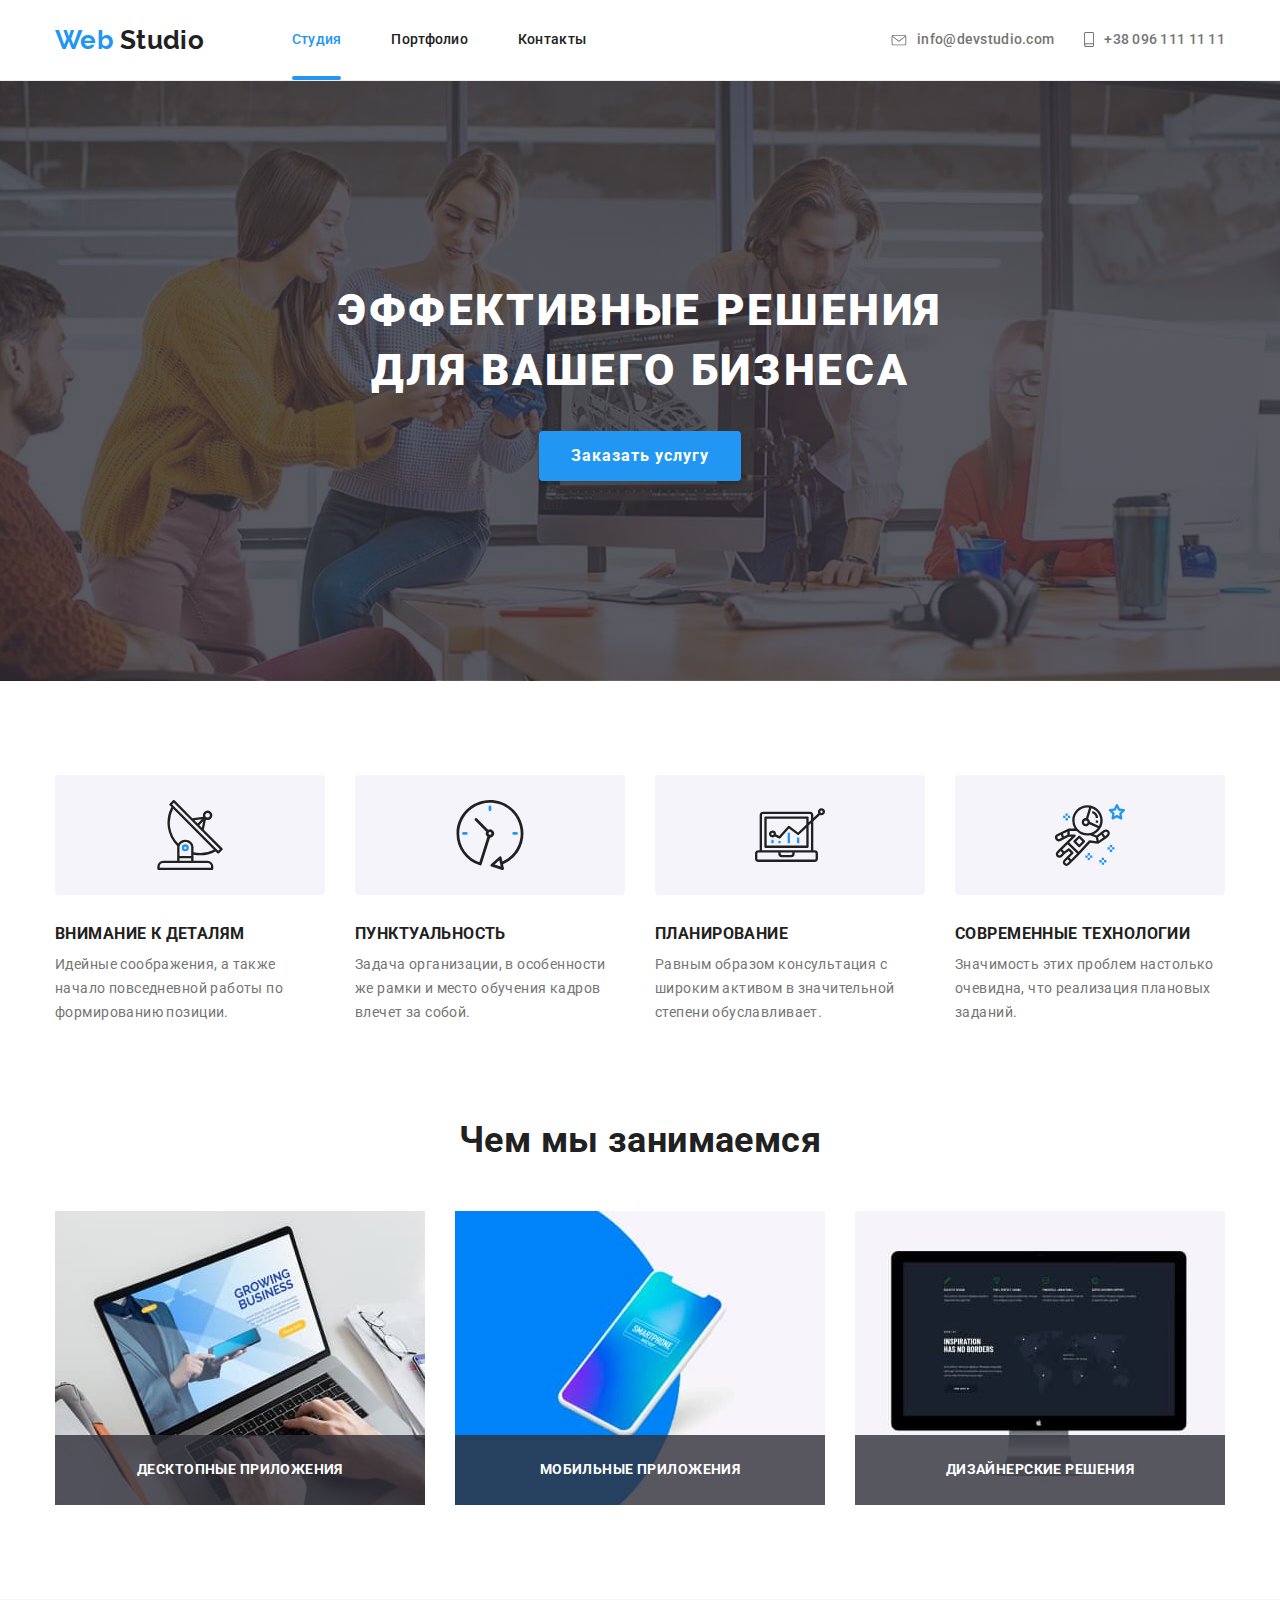
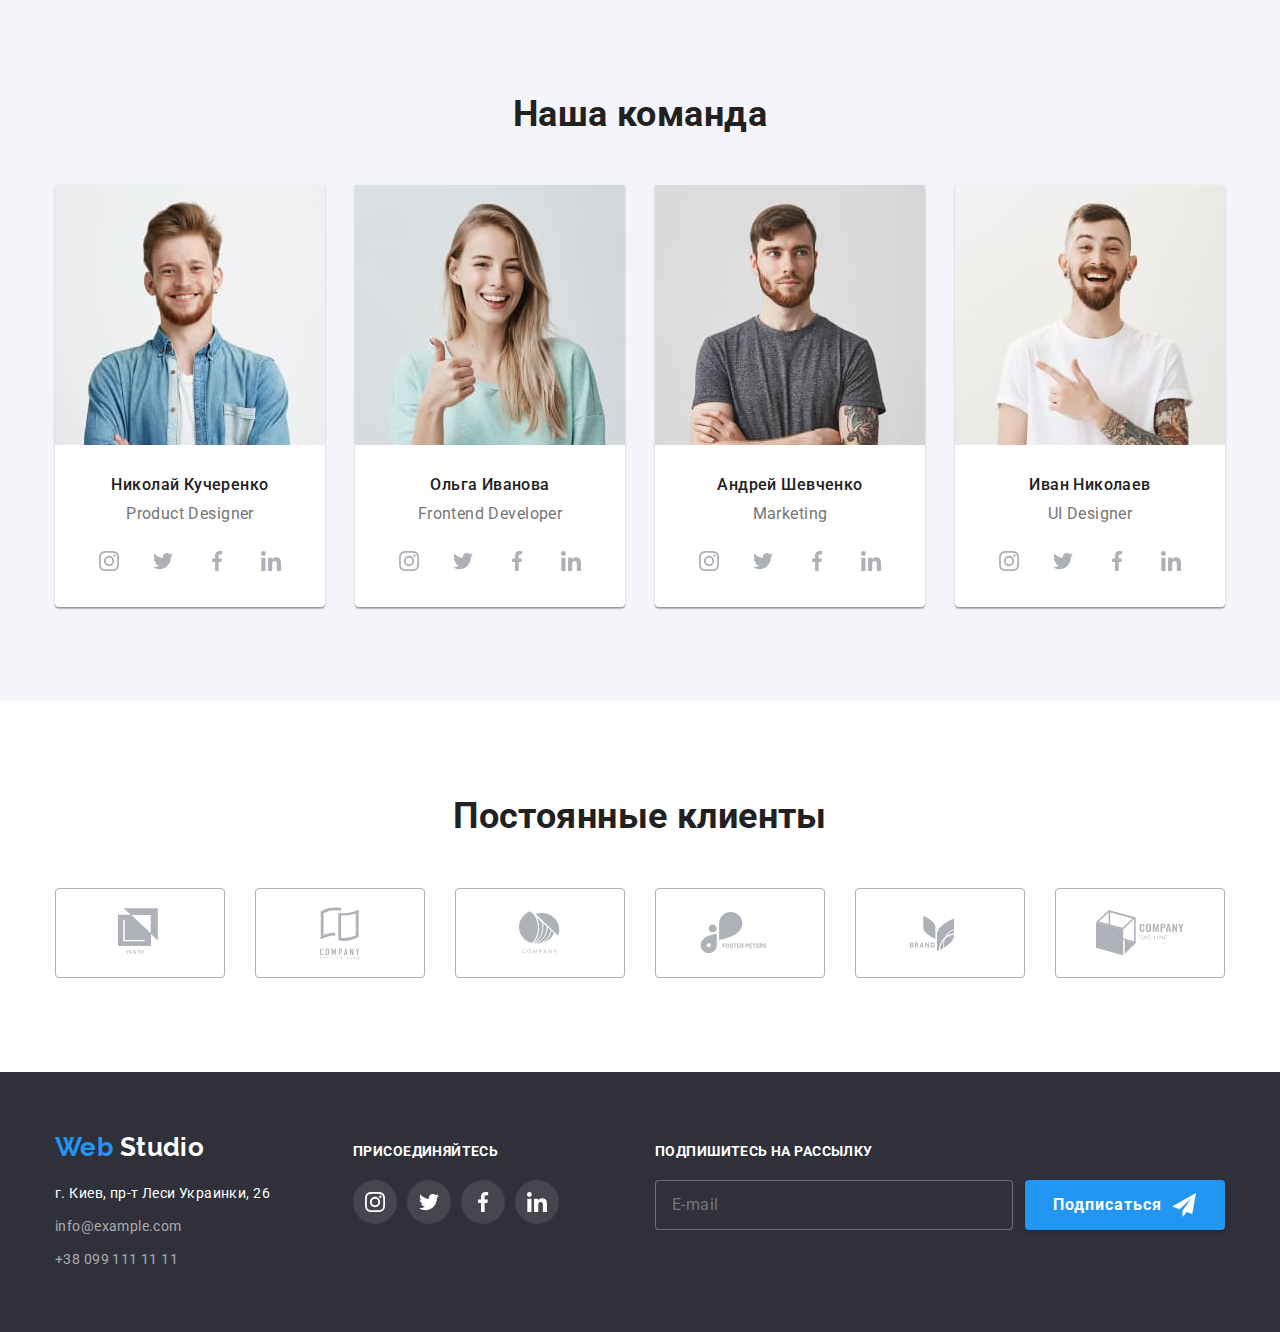
<file: index.html>
<!DOCTYPE html>
<html lang="ru">
  <head>
    <meta charset="UTF-8" />
    <meta name="viewport" content="width=device-width, initial-scale=1.0" />
    <title>Modul 8</title>
    <link
      href="https://fonts.googleapis.com/css2?family=Roboto:wght@400;500;700;900&display=swap"
      rel="stylesheet"
    />

    <link rel="stylesheet" href="./css/main.min.css" />
  </head>
  <body>

    <!-- Header -->

    <header class="header">
      <div class="container">
        <div class="menu-container">
          <a class="logo link" href="./index.html" lang="en"
            ><span class="logo-web">Web</span>
            <span class="black-studio">Studio</span>
          </a>
          <button
            class="button-menu"
            type="button"
            aria-expanded="false"
            aria-controls="menu-wrapper"
            aria-label="переключатель мобильного меню"
            data-menu-button
            data-hero-button
          >
            <svg class="button-menu-svg" width="40" height="40">
              <use class="icon-menu" href="./images/sprite.svg#icon-menu"></use>
              <use
                class="icon-cross"
                href="./images/sprite.svg#icon-cross"
              ></use>
            </svg>
          </button>
        </div>
        <div class="menu-wrapper" id="menu-wrapper" data-menu>
          <nav class="nav">
            <ul class="nav-list list">
              <li class="item">
                <a class="nav-link current link" href="./index.html">Студия</a>
              </li>
              <li class="item">
                <a class="nav-link link" href="./portfolio.html">Портфолио</a>
              </li>
              <li>
                <a class="nav-link link" href="">Контакты</a>
              </li>
            </ul>
          </nav>
          <address class="address contact">
            <ul class="contact-list list">
              <li class="item">
                <a class="contact-link link" href="mailto:info@devstudio.com"
                  ><svg class="icon-mail" width="16" height="11">
                    <use href="./images/sprite.svg#icon-mail"></use>
                  </svg>
                  info@devstudio.com
                </a>
              </li>
              <li class="item">
                <a class="contact-link link" href="tel:+380961111111">
                  <svg class="icon-phone" width="10" height="15">
                    <use href="./images/sprite.svg#icon-phone"></use>
                  </svg>
                  +38 096 111 11 11
                </a>
              </li>
            </ul>
          </address>
        </div>
      </div>
    </header>

    <!-- Hero -->
    
    <main>
      <section class="hero" data-hero>
        <h1 class="hero-title">
          Эффективные решения<br />
          для вашего бизнеса
        </h1>
        <button class="hero-button link" type="submit" data-modal-open>
          Заказать услугу
        </button>
      </section>
      <section class="about section">
        <div class="container">
          <h2 class="visually-hidden">О нас</h2>
          <ul class="about-list list">
            <li class="about-item">
              <div class="about-bg">
                <svg class="about-icon" width="70" height="70">
                  <use href="./images/sprite.svg#icon-antenna-1"></use>
                </svg>
              </div>
              <h3 class="about-name">Внимание к деталям</h3>
              <p class="about-description">
                Идейные соображения, а также начало повседневной работы по
                формированию позиции.
              </p>
            </li>
            <li class="about-item">
              <div class="about-bg">
                <svg class="about-icon" width="70" height="70">
                  <use href="./images/sprite.svg#icon-clock-2"></use>
                </svg>
              </div>
              <h3 class="about-name">Пунктуальность</h3>
              <p class="about-description">
                Задача организации, в особенности же рамки и место обучения
                кадров влечет за собой.
              </p>
            </li>
            <li class="about-item">
              <div class="about-bg">
                <svg class="about-icon" width="70" height="70">
                  <use href="./images/sprite.svg#icon-diagram-3"></use>
                </svg>
              </div>
              <h3 class="about-name">Планирование</h3>
              <p class="about-description">
                Равным образом консультация с широким активом в значительной
                степени обуславливает.
              </p>
            </li>
            <li class="about-item">
              <div class="about-bg">
                <svg class="about-icon" width="70" height="70">
                  <use href="./images/sprite.svg#icon-astronaut-4"></use>
                </svg>
              </div>
              <h3 class="about-name">Современные технологии</h3>
              <p class="about-description">
                Значимость этих проблем настолько очевидна, что реализация
                плановых заданий.
              </p>
            </li>
          </ul>
        </div>
      </section>
      
      <!-- What we do -->

      <section class="offer section">
        <div class="container">
          <h2 class="offer-title">Чем мы занимаемся</h2>
          <ul class="offer-list list">
            <li class="offer-item">
              <img
                srcset="
                  ./images/what-doing/desctop.jpg    1x,
                  ./images/what-doing/desctop@2x.jpg 2x
                "
                src="./images/what-doing/desctop.jpg"
                alt="пользователь просматривает веб-страницу на ноутбуке"
                width="370"
                height="295"
              />
              <p class="offer-name">Десктопные приложения</p>
            </li>
            <li class="offer-item">
              <img
                srcset="
                  ./images/what-doing/smartphon.jpg    1x,
                  ./images/what-doing/smartphon@2x.jpg 2x
                "
                src="./images/what-doing/smartphon.jpg"
                alt="смартфон"
                width="370"
                height="295"
              />
              <p class="offer-name">Мобильные приложения</p>
            </li>
            <li class="offer-item">
              <img
                srcset="
                  ./images/what-doing/design.jpg    1x,
                  ./images/what-doing/design@2x.jpg 2x
                "
                src="./images/what-doing/design.jpg"
                alt="монитор с открытым сайтом"
                width="370"
                height="295"
              />
              <p class="offer-name">Дизайнерские решения</p>
            </li>
          </ul>
        </div>
      </section>

      <!-- Team -->

      <section class="team section">
        <div class="container">
          <h2 class="team-title">Наша команда</h2>
          <ul class="team-list list">
            <li class="team-item">
              <picture>
                <source
                  media="(max-width: 767px)"
                  srcset="
                    ./images/team/nikolay-kucherenko-mob.jpg    1x,
                    ./images/team/nikolay-kucherenko-mob@2x.jpg 2x
                  "
                  type="image/jpeg" />
                <source
                  media="(min-width: 768px) and (max-width: 1199px) "
                  srcset="
                    ./images/team/nikolay-kucherenko-tab.jpg    1x,
                    ./images/team/nikolay-kucherenko-tab@2x.jpg 2x
                  "
                  type="image/jpeg" />
                <img
                  srcset="
                    ./images/team/nikolay-kucherenko.jpg    1x,
                    ./images/team/nikolay-kucherenko@2x.jpg 2x
                  "
                  src="./images/team/nikolay-kucherenko.jpg"
                  alt="николай кучеренко"
              /></picture>
              <div class="team-card">
                <h3 class="team-name">Николай Кучеренко</h3>
                <p class="team-position" lang="en">Product Designer</p>
                <ul class="name-social-list list">
                  <li class="name-social-item">
                    <a href="" target="_blank" aria-label="иконка инстаграма"
                      ><svg class="name-social-icon">
                        <use href="./images/sprite.svg#icon-instagram"></use>
                      </svg>
                    </a>
                  </li>
                  <li class="name-social-item">
                    <a href="" target="_blank" aria-label="иконка твитера"
                      ><svg class="name-social-icon">
                        <use href="./images/sprite.svg#icon-twitter"></use>
                      </svg>
                    </a>
                  </li>
                  <li class="name-social-item">
                    <a href="" target="_blank" aria-label="иконка фейсбука">
                      <svg class="name-social-icon">
                        <use href="./images/sprite.svg#icon-facebook"></use>
                      </svg>
                    </a>
                  </li>
                  <li class="name-social-item">
                    <a href="" target="_blank" aria-label="иконка ликедина"
                      ><svg class="name-social-icon">
                        <use href="./images/sprite.svg#icon-linkedin"></use>
                      </svg>
                    </a>
                  </li>
                </ul>
              </div>
            </li>

            <li class="team-item">
              <picture>
                <source
                  media="(max-width: 767px)"
                  srcset="
                    ./images/team/olga-ivanova-mob.jpg    1x,
                    ./images/team/olga-ivanova-mob@2x.jpg 2x
                  "
                  type="image/jpeg" />
                <source
                  media="(min-width: 768px) and (max-width: 1199px) "
                  srcset="
                    ./images/team/olga-ivanova-tab.jpg    1x,
                    ./images/team/olga-ivanova-tab@2x.jpg 2x
                  "
                  type="image/jpeg" />
                <img
                  srcset="
                    ./images/team/olga-ivanova.jpg    1x,
                    ./images/team/olga-ivanova@2x.jpg 2x
                  "
                  src="./images/team/olga-ivanova.jpg"
                  alt="ольга иванова"
              /></picture>
              <div class="team-card">
                <h3 class="team-name">Ольга Иванова</h3>
                <p class="team-position" lang="en">Frontend Developer</p>
                <ul class="name-social-list list">
                  <li class="name-social-item">
                    <a href="" target="_blank" aria-label="иконка инстаграма"
                      ><svg class="name-social-icon">
                        <use href="./images/sprite.svg#icon-instagram"></use>
                      </svg>
                    </a>
                  </li>
                  <li class="name-social-item">
                    <a href="" target="_blank" aria-label="иконка твитера"
                      ><svg class="name-social-icon">
                        <use href="./images/sprite.svg#icon-twitter"></use>
                      </svg>
                    </a>
                  </li>
                  <li class="name-social-item">
                    <a href="" target="_blank" aria-label="иконка фейсбука">
                      <svg class="name-social-icon">
                        <use href="./images/sprite.svg#icon-facebook"></use>
                      </svg>
                    </a>
                  </li>
                  <li class="name-social-item">
                    <a href="" target="_blank" aria-label="иконка ликедина"
                      ><svg class="name-social-icon">
                        <use href="./images/sprite.svg#icon-linkedin"></use>
                      </svg>
                    </a>
                  </li>
                </ul>
              </div>
            </li>
            <li class="team-item">
              <picture>
                <source
                  media="(max-width: 767px)"
                  srcset="
                    ./images/team/andrey-shevchenko-mob.jpg    1x,
                    ./images/team/andrey-shevchenko-mob@2x.jpg 2x
                  "
                  type="image/jpeg" />
                <source
                  media="(min-width: 768px) and (max-width: 1199px) "
                  srcset="
                    ./images/team/andrey-shevchenko-tab.jpg    1x,
                    ./images/team/andrey-shevchenko-tab@2x.jpg 2x
                  "
                  type="image/jpeg" />
                <img
                  srcset="
                    ./images/team/andrey-shevchenko.jpg    1x,
                    ./images/team/andrey-shevchenko@2x.jpg 2x
                  "
                  src="./images/team/andrey-shevchenko.jpg"
                  alt="андрей шевченко"
              /></picture>
              <div class="team-card">
                <h3 class="team-name">Андрей Шевченко</h3>
                <p class="team-position" lang="en">Marketing</p>
                <ul class="name-social-list list">
                  <li class="name-social-item">
                    <a href="" target="_blank" aria-label="иконка инстаграма"
                      ><svg class="name-social-icon">
                        <use href="./images/sprite.svg#icon-instagram"></use>
                      </svg>
                    </a>
                  </li>
                  <li class="name-social-item">
                    <a href="" target="_blank" aria-label="иконка твитера"
                      ><svg class="name-social-icon">
                        <use href="./images/sprite.svg#icon-twitter"></use>
                      </svg>
                    </a>
                  </li>
                  <li class="name-social-item">
                    <a href="" target="_blank" aria-label="иконка фейсбука">
                      <svg class="name-social-icon">
                        <use href="./images/sprite.svg#icon-facebook"></use>
                      </svg>
                    </a>
                  </li>
                  <li class="name-social-item">
                    <a href="" target="_blank" aria-label="иконка ликедина"
                      ><svg class="name-social-icon">
                        <use href="./images/sprite.svg#icon-linkedin"></use>
                      </svg>
                    </a>
                  </li>
                </ul>
              </div>
            </li>

            <li class="team-item">
              <picture>
                <source
                  media="(max-width: 767px)"
                  srcset="
                    ./images/team/ivan-nikolaev-mob.jpg    1x,
                    ./images/team/ivan-nikolaev-mob@2x.jpg 2x
                  "
                  type="image/jpeg" />
                <source
                  media="(min-width: 768px) and (max-width: 1199px) "
                  srcset="
                    ./images/team/ivan-nikolaev-tab.jpg    1x,
                    ./images/team/ivan-nikolaev-tab@2x.jpg 2x
                  "
                  type="image/jpeg" />
                <img
                  srcset="
                    ./images/team/ivan-nikolaev.jpg    1x,
                    ./images/team/ivan-nikolaev@2x.jpg 2x
                  "
                  src="./images/team/ivan-nikolaev.jpg"
                  alt="иван николаев"
              /></picture>
              <div class="team-card">
                <h3 class="team-name">Иван Николаев</h3>
                <p class="team-position" lang="en">UI Designer</p>
                <ul class="name-social-list list">
                  <li class="name-social-item">
                    <a href="" target="_blank" aria-label="иконка инстаграма"
                      ><svg class="name-social-icon">
                        <use href="./images/sprite.svg#icon-instagram"></use>
                      </svg>
                    </a>
                  </li>
                  <li class="name-social-item">
                    <a href="" target="_blank" aria-label="иконка твитера"
                      ><svg class="name-social-icon">
                        <use href="./images/sprite.svg#icon-twitter"></use>
                      </svg>
                    </a>
                  </li>
                  <li class="name-social-item">
                    <a href="" target="_blank" aria-label="иконка фейсбука">
                      <svg class="name-social-icon">
                        <use href="./images/sprite.svg#icon-facebook"></use>
                      </svg>
                    </a>
                  </li>
                  <li class="name-social-item">
                    <a href="" target="_blank" aria-label="иконка ликедина"
                      ><svg class="name-social-icon">
                        <use href="./images/sprite.svg#icon-linkedin"></use>
                      </svg>
                    </a>
                  </li>
                </ul>
              </div>
            </li>
          </ul>
        </div>
      </section>

      <!-- Clients -->

      <section class="customers section">
        <div class="container">
          <h2 class="customers-title">Постоянные клиенты</h2>
          <ul class="customers-list list">
            <li class="customers-item">
              <a href="" target="_blank" aria-label="логотип компании 1">
                <svg class="customers-icon icon-logo-1" width="44" height="49">
                  <use href="./images/sprite.svg#icon-logo-1"></use>
                </svg>
              </a>
            </li>
            <li class="customers-item">
              <a href="" target="_blank" aria-label="логотип компании 2">
                <svg class="customers-icon icon-logo-2" width="40" height="52">
                  <use href="./images/sprite.svg#icon-logo-2"></use>
                </svg>
              </a>
            </li>
            <li class="customers-item">
              <a href="" target="_blank" aria-label="логотип компании 3">
                <svg class="customers-icon icon-logo-3" width="41" height="43">
                  <use href="./images/sprite.svg#icon-logo-3"></use>
                </svg>
              </a>
            </li>
            <li class="customers-item">
              <a href="" target="_blank" aria-label="логотип компании 4">
                <svg class="customers-icon icon-logo-4" width="80" height="42">
                  <use href="./images/sprite.svg#icon-logo-4"></use>
                </svg>
              </a>
            </li>
            <li class="customers-item">
              <a href="" target="_blank" aria-label="логотип компании 5">
                <svg class="customers-icon icon-logo-5" width="59" height="47">
                  <use
                    href="./images/sprite.svg#icon-logo-5"
                    width="44"
                    height="49"
                  ></use>
                </svg>
              </a>
            </li>
            <li class="customers-item">
              <a href="" target="_blank" aria-label="логотип компании 6">
                <svg class="customers-icon icon-logo-6" width="88" height="46">
                  <use href="./images/sprite.svg#icon-logo-6"></use>
                </svg>
              </a>
            </li>
          </ul>
        </div>
      </section>
    </main>

    <!-- Footer -->

    <footer class="footer">
      <div class="container">
        <div class="container-tablet">
          <div class="footer-box-address">
            <a class="logo link" href="./index.html" lang="en"
              ><span class="logo-web">Web</span>
              <span class="white-studio">Studio</span></a
            >
            <address class="address footer-address">
              <a
                class="footer-address-link accent-link link"
                href="https://goo.gl/maps/9TEdyr7UyNeiwYUK7"
                target="_blank"
                >г. Киев, пр-т Леси Украинки, 26</a
              ><br />
              <a
                class="footer-address-mail accent-link link"
                href="mailto:info@example.com"
                >info@example.com</a
              ><br />
              <a
                class="footer-address-tel accent-link link"
                href="tel:+380991111111"
                >+38 099 111 11 11</a
              >
            </address>
          </div>

          <div class="footer-box-social">
            <b class="footer-join">присоединяйтесь</b>
            <ul class="footer-social-list list">
              <li class="footer-social-item">
                <a href="" target="_blank" aria-label="иконка инстаграма"
                  ><svg class="icon" width="20" height="20">
                    <use href="./images/sprite.svg#icon-instagram"></use>
                  </svg>
                </a>
              </li>
              <li class="footer-social-item">
                <a href="" target="_blank" aria-label="иконка твитера"
                  ><svg class="icon" width="20" height="20">
                    <use href="./images/sprite.svg#icon-twitter"></use>
                  </svg>
                </a>
              </li>
              <li class="footer-social-item">
                <a href="" target="_blank" aria-label="иконка фейсбука">
                  <svg class="icon" width="20" height="20">
                    <use href="./images/sprite.svg#icon-facebook"></use>
                  </svg>
                </a>
              </li>
              <li class="footer-social-item">
                <a href="" target="_blank" aria-label="иконка ликедина"
                  ><svg class="icon" width="20" height="20">
                    <use href="./images/sprite.svg#icon-linkedin"></use>
                  </svg>
                </a>
              </li>
            </ul>
          </div>
        </div>

        <div class="footer-box-form">
          <b class="footer-join">Подпишитесь на рассылку</b>
          <form class="footer-form" action="#" method="get">
            <input
              class="footer-form-input"
              type="email"
              name="email"
              placeholder="E-mail"
            /><button class="footer-form-button" type="submit">
              Подписаться
              <svg class="icon" width="24" height="24">
                <use href="./images/sprite.svg#icon-send"></use>
              </svg>
            </button>
          </form>
        </div>
      </div>
    </footer>
    <!--                    Модальное окно -->
    <div class="backdrop is-hidden animate-modal" data-modal>
      <form class="form-modal" action="#" method="get">
        <b class="form-modal-title">Оставьте свои данные, мы вам перезвоним</b>
        <button class="form-modal-button" type="button" data-modal-close>
          <svg class="btn-close">
            <use href="./images/sprite.svg#icon-close"></use>
          </svg>
        </button>
        <label class="form-modal-field">
          <input
            class="form-modal-input"
            type="text"
            name="name"
            placeholder=" "
            required
          />
          <span class="form-modal-label">Имя</span>
          <svg class="form-modal-icon">
            <use href="./images/sprite.svg#icon-person"></use>
          </svg>
        </label>
        <label class="form-modal-field">
          <input
            class="form-modal-input"
            type="tel"
            name="tel"
            placeholder=" "
            required
          />
          <span class="form-modal-label">Телефон</span>
          <svg class="form-modal-icon">
            <use href="./images/sprite.svg#icon-form-phone"></use>
          </svg>
        </label>
        <label class="form-modal-field">
          <input
            class="form-modal-input"
            type="email"
            name="email"
            placeholder=" "
          />
          <span class="form-modal-label">Почта</span>
          <svg class="form-modal-icon">
            <use href="./images/sprite.svg#icon-form-email"></use>
          </svg>
        </label>
        <!-- Оставим в диве, сделаем вторым вариантом old school -->
        <div class="form-modal-comments-wrapper">
          <textarea
            class="form-modal-textarea"
            name="comments"
            id="comments"
            placeholder=" "
          ></textarea>
          <label class="form-modal-textarea-label" for="comments"
            >Комментарий</label
          >
        </div>
        <label class="form-modal-checkbox-wrapper">
          <input
            class="form-modal-checkbox visually-hidden"
            type="checkbox"
            name="policy"
            value="accept-policy"
            required
          />
          <svg class="form-modal-icon-check">
            <use href="./images/sprite.svg#icon-check"></use>
          </svg>
          <span class="form-modal-checkbox-label"
            >Соглашаюсь с рассылкой и принимаю
            <a class="form-modal-link" href="">Условия договора</a></span
          >
        </label>
        <button class="form-modal-btn" type="submit">Отправить</button>
      </form>
    </div>

    <script src="./js/menu.js"></script>
    <script src="./js/modal.js"></script>

  </body>
</html>
</file>
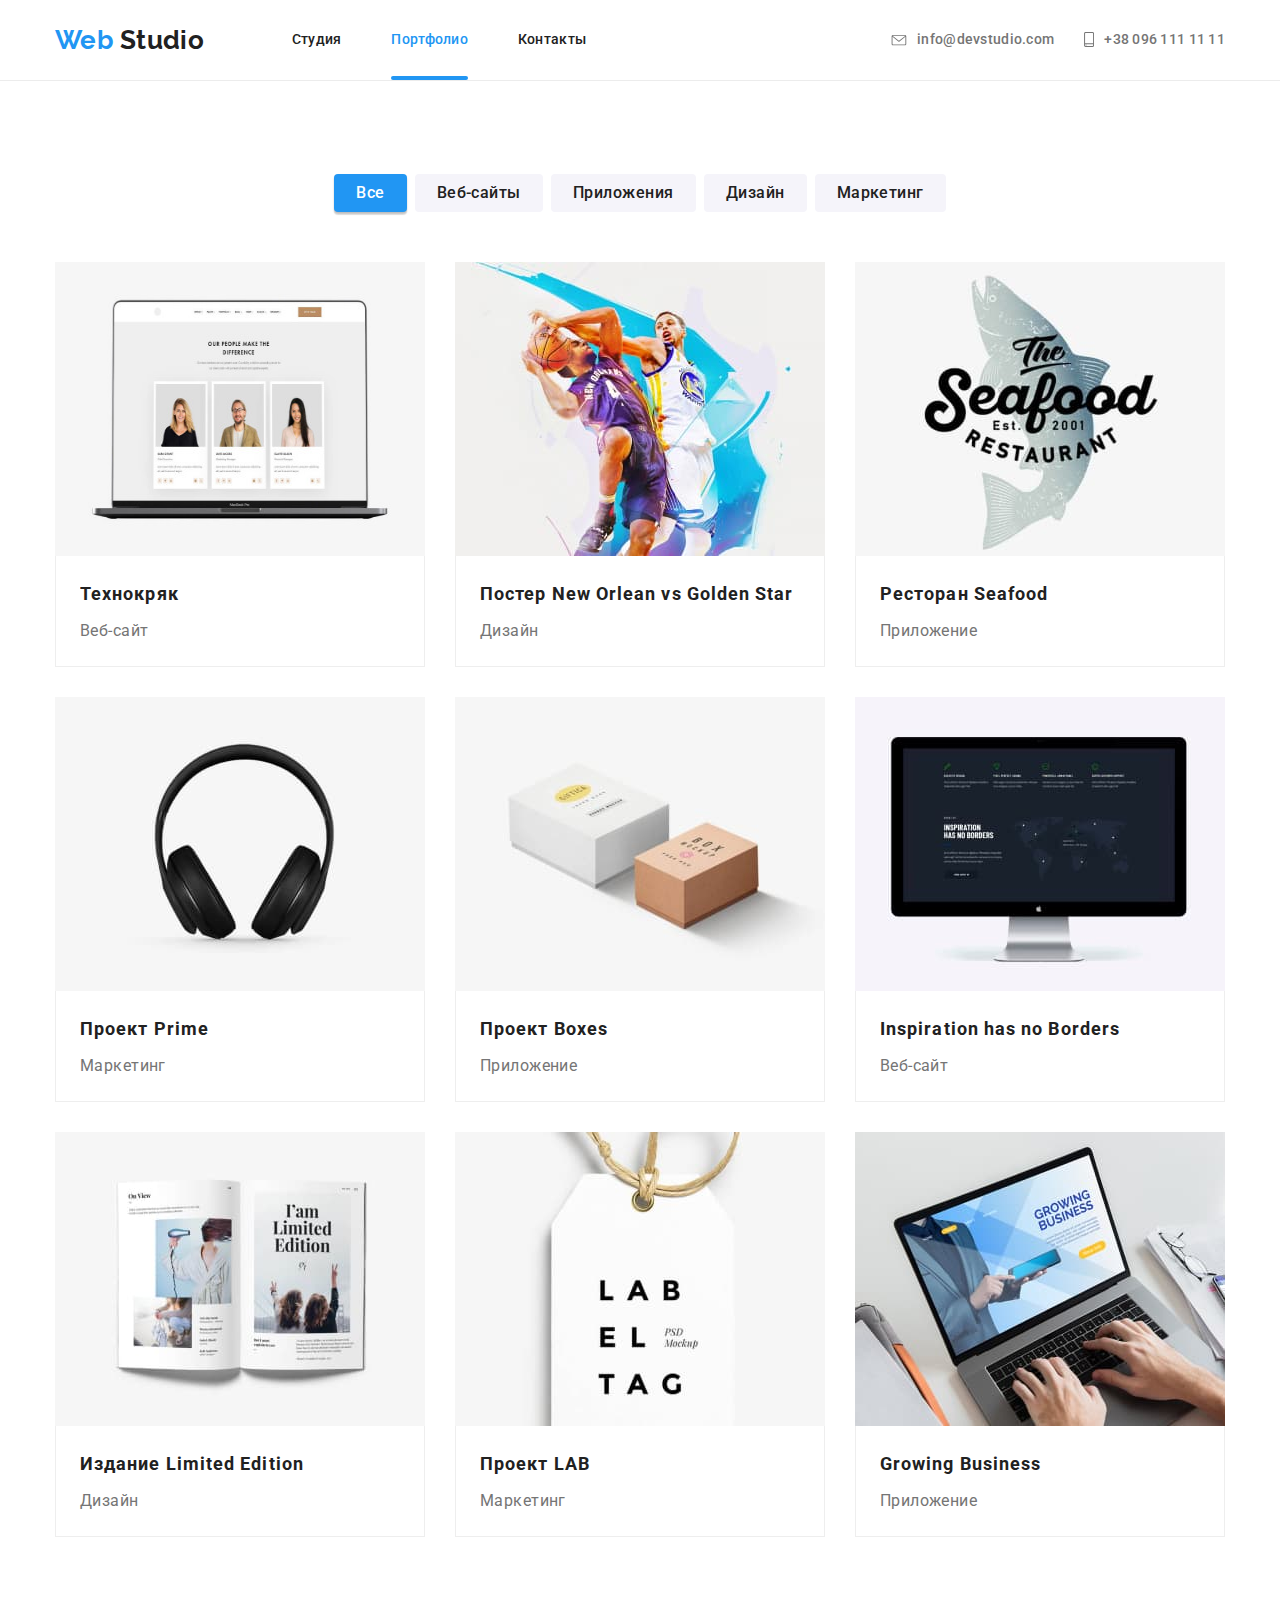
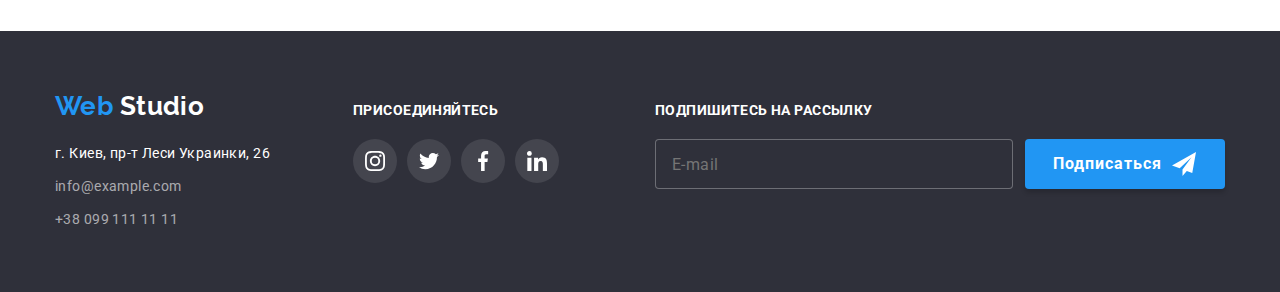
<file: portfolio.html>
<!DOCTYPE html>
<html lang="ru">
  <head>
    <meta charset="UTF-8" />
    <meta name="viewport" content="width=device-width, initial-scale=1.0" />
    <title>Modul 8</title>
    <link
      href="https://fonts.googleapis.com/css2?family=Roboto:wght@400;500;700;900&display=swap"
      rel="stylesheet"
    />
    <link rel="stylesheet" href="./css/portfolio.min.css" />
  </head>
  <body>

    <!-- Header -->

    <header class="header">
      <div class="container">
        <div class="menu-container">
          <a class="logo link" href="./index.html" lang="en"
            ><span class="logo-web">Web</span>
            <span class="black-studio">Studio</span>
          </a>
          <button
            class="button-menu"
            type="button"
            aria-expanded="false"
            aria-controls="menu-wrapper"
            aria-label="переключатель мобильного меню"
            data-menu-button
          >
            <svg class="button-menu-svg" width="40" height="40">
              <use class="icon-menu" href="./images/sprite.svg#icon-menu"></use>
              <use
                class="icon-cross"
                href="./images/sprite.svg#icon-cross"
              ></use>
            </svg>
          </button>
        </div>
        <div class="menu-wrapper" id="menu-wrapper" data-menu>
          <nav class="nav">
            <ul class="nav-list list">
              <li class="item">
                <a class="nav-link link" href="./index.html">Студия</a>
              </li>
              <li class="item">
                <a class="nav-link current link" href="./portfolio.html"
                  >Портфолио</a
                >
              </li>
              <li>
                <a class="nav-link link" href="">Контакты</a>
              </li>
            </ul>
          </nav>
          <address class="address contact">
            <ul class="contact-list list">
              <li class="item">
                <a class="contact-link link" href="mailto:info@devstudio.com"
                  ><svg class="icon-mail" width="16" height="11">
                    <use href="./images/sprite.svg#icon-mail"></use>
                  </svg>
                  info@devstudio.com
                </a>
              </li>
              <li class="item">
                <a class="contact-link link" href="tel:+380961111111">
                  <svg class="icon-phone" width="10" height="15">
                    <use href="./images/sprite.svg#icon-phone"></use>
                  </svg>
                  +38 096 111 11 11
                </a>
              </li>
            </ul>
          </address>
        </div>
      </div>
    </header>

    <!-- Main portfolio -->

    <main>
      <section class="main-portfolio">
        <div class="container">
          <h1 class="visually-hidden">Портфолио</h1>
          <div class="filter">
            <ul class="list">
              <li class="filter-item">
                <button class="filter-button current button-all" type="button">
                  Все
                </button>
              </li>
              <li class="filter-item">
                <button class="filter-button button-web" type="button">
                  Веб-сайты
                </button>
              </li>
              <li class="filter-item">
                <button class="filter-button button-app" type="button">
                  Приложения
                </button>
              </li>
              <li class="filter-item">
                <button class="filter-button button-design" type="button">
                  Дизайн
                </button>
              </li>
              <li class="filter-item">
                <button class="filter-button button-marketing" type="button">
                  Маркетинг
                </button>
              </li>
            </ul>
          </div>
          <div class="portfolio">
            <ul class="list">
              <li class="portfolio-item">
                <a class="portfolio-link link" href="">
                  <div class="portfolio-thumb">
                    <img
                      src="./images/portfolio/project-1-mob.jpg"
                      alt="пользователь просматривает веб-страницу на ноутбуке"
                      srcset="
                        ./images/portfolio/project-1-mob.jpg    450w,
                        ./images/portfolio/project-1-mob@2x.jpg 700w
                      "
                      sizes="(min-width: 1200px) 33vw, (min-width: 768px) 50px, 100vw"
                    />
                    <p class="portfolio-about">
                      Технокряк это современная площадка распространения
                      коронавируса. Компании используют эту платформу для
                      цифрового шпионажа и атак на защищённые сервера
                      конкурентов.
                    </p>
                  </div>

                  <div class="portfolio-card">
                    <h2 class="portfolio-name">Технокряк</h2>
                    <p class="portfolio-web">Веб-сайт</p>
                  </div>
                </a>
              </li>
              <li class="portfolio-item">
                <a class="portfolio-link link" href="">
                  <div class="portfolio-thumb">
                    <picture>
                      <source
                        media="(max-width: 767px)"
                        srcset="
                          ./images/portfolio/project-2-mob.jpg    1x,
                          ./images/portfolio/project-2-mob@2x.jpg 2x
                        "
                        type="image/jpeg" />
                      <source
                        media="(min-width: 768px) and (max-width: 1199px) "
                        srcset="
                          ./images/portfolio/project-2-tab.jpg    1x,
                          ./images/portfolio/project-2-tab@2x.jpg 2x
                        "
                        type="image/jpeg" />
                      <img
                        srcset="
                          ./images/portfolio/project-2-desc.jpg    1x,
                          ./images/portfolio/project-2-desc@2x.jpg 2x
                        "
                        src="./images/portfolio/project-2-mob.jpg"
                        alt="пользователь просматривает веб-страницу на ноутбуке"
                    /></picture>
                    <p class="portfolio-about">
                      Технокряк это современная площадка распространения
                      коронавируса. Компании используют эту платформу для
                      цифрового шпионажа и атак на защищённые сервера
                      конкурентов.
                    </p>
                  </div>

                  <div class="portfolio-card">
                    <h2 class="portfolio-name">
                      Постер <span lang="en">New Orlean vs Golden Star</span>
                    </h2>
                    <p class="portfolio-design">Дизайн</p>
                  </div>
                </a>
              </li>
              <li class="portfolio-item">
                <a class="portfolio-link link" href="">
                  <div class="portfolio-thumb">
                    <picture>
                      <source
                        media="(max-width: 767px)"
                        srcset="
                          ./images/portfolio/project-3-mob.jpg    1x,
                          ./images/portfolio/project-3-mob@2x.jpg 2x
                        "
                        type="image/jpeg" />
                      <source
                        media="(min-width: 768px) and (max-width: 1199px) "
                        srcset="
                          ./images/portfolio/project-3-tab.jpg    1x,
                          ./images/portfolio/project-3-tab@2x.jpg 2x
                        "
                        type="image/jpeg" />
                      <img
                        srcset="
                          ./images/portfolio/project-3-desc.jpg    1x,
                          ./images/portfolio/project-3-desc@2x.jpg 2x
                        "
                        src="./images/portfolio/project-3-mob.jpg"
                        alt="пользователь просматривает веб-страницу на ноутбуке"
                    /></picture>
                    <p class="portfolio-about">
                      Технокряк это современная площадка распространения
                      коронавируса. Компании используют эту платформу для
                      цифрового шпионажа и атак на защищённые сервера
                      конкурентов.
                    </p>
                  </div>
                  <div class="portfolio-card">
                    <h2 class="portfolio-name">
                      Ресторан <span lang="en">Seafood</span>
                    </h2>
                    <p class="portfolio-app">Приложение</p>
                  </div>
                </a>
              </li>
              <li class="portfolio-item">
                <a class="portfolio-link link" href="">
                  <div class="portfolio-thumb">
                    <picture>
                      <source
                        media="(max-width: 767px)"
                        srcset="
                          ./images/portfolio/project-4-mob.jpg    1x,
                          ./images/portfolio/project-4-mob@2x.jpg 2x
                        "
                        type="image/jpeg" />
                      <source
                        media="(min-width: 768px) and (max-width: 1199px) "
                        srcset="
                          ./images/portfolio/project-4-tab.jpg    1x,
                          ./images/portfolio/project-4-tab@2x.jpg 2x
                        "
                        type="image/jpeg" />
                      <img
                        srcset="
                          ./images/portfolio/project-4-desc.jpg    1x,
                          ./images/portfolio/project-4-desc@2x.jpg 2x
                        "
                        src="./images/portfolio/project-4-mob.jpg"
                        alt="пользователь просматривает веб-страницу на ноутбуке"
                    /></picture>
                    <p class="portfolio-about">
                      Технокряк это современная площадка распространения
                      коронавируса. Компании используют эту платформу для
                      цифрового шпионажа и атак на защищённые сервера
                      конкурентов.
                    </p>
                  </div>
                  <div class="portfolio-card">
                    <h2 class="portfolio-name">
                      Проект <span lang="en">Prime</span>
                    </h2>
                    <p class="portfolio-marketing">Маркетинг</p>
                  </div>
                </a>
              </li>
              <li class="portfolio-item">
                <a class="portfolio-link link" href=""
                  ><div class="portfolio-thumb">
                    <picture>
                      <source
                        media="(max-width: 767px)"
                        srcset="
                          ./images/portfolio/project-5-mob.jpg    1x,
                          ./images/portfolio/project-5-mob@2x.jpg 2x
                        "
                        type="image/jpeg" />
                      <source
                        media="(min-width: 768px) and (max-width: 1199px) "
                        srcset="
                          ./images/portfolio/project-5-tab.jpg    1x,
                          ./images/portfolio/project-5-tab@2x.jpg 2x
                        "
                        type="image/jpeg" />
                      <img
                        srcset="
                          ./images/portfolio/project-5-desc.jpg    1x,
                          ./images/portfolio/project-5-desc@2x.jpg 2x
                        "
                        src="./images/portfolio/project-5-mob.jpg"
                        alt="пользователь просматривает веб-страницу на ноутбуке"
                    /></picture>
                    <p class="portfolio-about">
                      Технокряк это современная площадка распространения
                      коронавируса. Компании используют эту платформу для
                      цифрового шпионажа и атак на защищённые сервера
                      конкурентов.
                    </p>
                  </div>
                  <div class="portfolio-card">
                    <h2 class="portfolio-name">
                      Проект <span lang="en">Boxes</span>
                    </h2>
                    <p class="portfolio-app">Приложение</p>
                  </div>
                </a>
              </li>
              <li class="portfolio-item">
                <a class="portfolio-link link" href=""
                  ><div class="portfolio-thumb">
                    <picture>
                      <source
                        media="(max-width: 767px)"
                        srcset="
                          ./images/portfolio/project-6-mob.jpg    1x,
                          ./images/portfolio/project-6-mob@2x.jpg 2x
                        "
                        type="image/jpeg" />
                      <source
                        media="(min-width: 768px) and (max-width: 1199px) "
                        srcset="
                          ./images/portfolio/project-6-tab.jpg    1x,
                          ./images/portfolio/project-6-tab@2x.jpg 2x
                        "
                        type="image/jpeg" />
                      <img
                        srcset="
                          ./images/portfolio/project-6-desc.jpg    1x,
                          ./images/portfolio/project-6-desc@2x.jpg 2x
                        "
                        src="./images/portfolio/project-6-mob.jpg"
                        alt="пользователь просматривает веб-страницу на ноутбуке"
                    /></picture>
                    <p class="portfolio-about">
                      Технокряк это современная площадка распространения
                      коронавируса. Компании используют эту платформу для
                      цифрового шпионажа и атак на защищённые сервера
                      конкурентов.
                    </p>
                  </div>
                  <div class="portfolio-card">
                    <h2 lang="en" class="portfolio-name">
                      Inspiration has no Borders
                    </h2>
                    <p class="portfolio-web">Веб-сайт</p>
                  </div>
                </a>
              </li>
              <li class="portfolio-item">
                <a class="portfolio-link link" href="">
                  <div class="portfolio-thumb">
                    <picture>
                      <source
                        media="(max-width: 767px)"
                        srcset="
                          ./images/portfolio/project-7-mob.jpg    1x,
                          ./images/portfolio/project-7-mob@2x.jpg 2x
                        "
                        type="image/jpeg" />
                      <source
                        media="(min-width: 768px) and (max-width: 1199px) "
                        srcset="
                          ./images/portfolio/project-7-tab.jpg    1x,
                          ./images/portfolio/project-7-tab@2x.jpg 2x
                        "
                        type="image/jpeg" />
                      <img
                        srcset="
                          ./images/portfolio/project-7-desc.jpg    1x,
                          ./images/portfolio/project-7-desc@2x.jpg 2x
                        "
                        src="./images/portfolio/project-7-mob.jpg"
                        alt="пользователь просматривает веб-страницу на ноутбуке"
                    /></picture>
                    <p class="portfolio-about">
                      Технокряк это современная площадка распространения
                      коронавируса. Компании используют эту платформу для
                      цифрового шпионажа и атак на защищённые сервера
                      конкурентов.
                    </p>
                  </div>
                  <div class="portfolio-card">
                    <h2 class="portfolio-name">
                      Издание <span lang="en">Limited Edition</span>
                    </h2>
                    <p class="portfolio-design">Дизайн</p>
                  </div>
                </a>
              </li>
              <li class="portfolio-item">
                <a class="portfolio-link link" href="">
                  <div class="portfolio-thumb">
                    <picture>
                      <source
                        media="(max-width: 767px)"
                        srcset="
                          ./images/portfolio/project-8-mob.jpg    1x,
                          ./images/portfolio/project-8-mob@2x.jpg 2x
                        "
                        type="image/jpeg" />
                      <source
                        media="(min-width: 768px) and (max-width: 1199px) "
                        srcset="
                          ./images/portfolio/project-8-tab.jpg    1x,
                          ./images/portfolio/project-8-tab@2x.jpg 2x
                        "
                        type="image/jpeg" />
                      <img
                        srcset="
                          ./images/portfolio/project-8-desc.jpg    1x,
                          ./images/portfolio/project-8-desc@2x.jpg 2x
                        "
                        src="./images/portfolio/project-8-mob.jpg"
                        alt="пользователь просматривает веб-страницу на ноутбуке"
                    /></picture>
                    <p class="portfolio-about">
                      Технокряк это современная площадка распространения
                      коронавируса. Компании используют эту платформу для
                      цифрового шпионажа и атак на защищённые сервера
                      конкурентов.
                    </p>
                  </div>
                  <div class="portfolio-card">
                    <h2 class="portfolio-name">
                      Проект <span lang="en">LAB</span>
                    </h2>
                    <p class="portfolio-marketing">Маркетинг</p>
                  </div>
                </a>
              </li>
              <li class="portfolio-item">
                <a class="portfolio-link link" href="">
                  <div class="portfolio-thumb">
                    <picture>
                      <source
                        media="(max-width: 767px)"
                        srcset="
                          ./images/portfolio/project-9-mob.jpg    1x,
                          ./images/portfolio/project-9-mob@2x.jpg 2x
                        "
                        type="image/jpeg" />
                      <source
                        media="(min-width: 768px) and (max-width: 1199px) "
                        srcset="
                          ./images/portfolio/project-9-tab.jpg    1x,
                          ./images/portfolio/project-9-tab@2x.jpg 2x
                        "
                        type="image/jpeg" />
                      <img
                        srcset="
                          ./images/portfolio/project-9-desc.jpg    1x,
                          ./images/portfolio/project-9-desc@2x.jpg 2x
                        "
                        src="./images/portfolio/project-9-mob.jpg"
                        alt="пользователь просматривает веб-страницу на ноутбуке"
                    /></picture>
                    <p class="portfolio-about">
                      Технокряк это современная площадка распространения
                      коронавируса. Компании используют эту платформу для
                      цифрового шпионажа и атак на защищённые сервера
                      конкурентов.
                    </p>
                  </div>
                  <div class="portfolio-card">
                    <h2 lang="en" class="portfolio-name">Growing Business</h2>
                    <p class="portfolio-app">Приложение</p>
                  </div>
                </a>
              </li>
            </ul>
          </div>
        </div>
      </section>
    </main>
    <!-- Footer -->
    <footer class="footer">
      <div class="container">
        <div class="container-tablet">
          <div class="footer-box-address">
            <a class="logo link" href="./index.html" lang="en"
              ><span class="logo-web">Web</span>
              <span class="white-studio">Studio</span></a
            >
            <address class="address footer-address">
              <a
                class="footer-address-link accent-link link"
                href="https://goo.gl/maps/9TEdyr7UyNeiwYUK7"
                target="_blank"
                >г. Киев, пр-т Леси Украинки, 26</a
              ><br />
              <a
                class="footer-address-mail accent-link link"
                href="mailto:info@example.com"
                >info@example.com</a
              ><br />
              <a
                class="footer-address-tel accent-link link"
                href="tel:+380991111111"
                >+38 099 111 11 11</a
              >
            </address>
          </div>

          <div class="footer-box-social">
            <b class="footer-join">присоединяйтесь</b>
            <ul class="footer-social-list list">
              <li class="footer-social-item">
                <a href="" target="_blank" aria-label="иконка инстаграма"
                  ><svg class="icon" width="20" height="20">
                    <use href="./images/sprite.svg#icon-instagram"></use>
                  </svg>
                </a>
              </li>
              <li class="footer-social-item">
                <a href="" target="_blank" aria-label="иконка твитера"
                  ><svg class="icon" width="20" height="20">
                    <use href="./images/sprite.svg#icon-twitter"></use>
                  </svg>
                </a>
              </li>
              <li class="footer-social-item">
                <a href="" target="_blank" aria-label="иконка фейсбука">
                  <svg class="icon" width="20" height="20">
                    <use href="./images/sprite.svg#icon-facebook"></use>
                  </svg>
                </a>
              </li>
              <li class="footer-social-item">
                <a href="" target="_blank" aria-label="иконка ликедина"
                  ><svg class="icon" width="20" height="20">
                    <use href="./images/sprite.svg#icon-linkedin"></use>
                  </svg>
                </a>
              </li>
            </ul>
          </div>
        </div>

        <div class="footer-box-form">
          <b class="footer-join">Подпишитесь на рассылку</b>
          <form class="footer-form" action="#" method="get">
            <input
              class="footer-form-input"
              type="email"
              name="email"
              placeholder="E-mail"
            /><button class="footer-form-button" type="submit">
              Подписаться
              <svg class="icon" width="24" height="24">
                <use href="./images/sprite.svg#icon-send"></use>
              </svg>
            </button>
          </form>
        </div>
      </div>
    </footer>
    <script src="./js/menu.js"></script>
    <script src="./js/modal.js"></script>
  </body>
</html>
</file>
<file: css/main.min.css>
@font-face{font-family:'Raleway';font-style:normal;font-weight:700;font-display:swap;src:local("Raleway Bold"),local("Raleway-Bold"),url("../fonts/raleway-v16-latin-700.woff2") format("woff2"),url("../fonts/raleway-v16-latin-700.woff") format("woff")}/*! modern-normalize v0.7.0 | MIT License | https://github.com/sindresorhus/modern-normalize */*,*::before,*::after{box-sizing:border-box}:root{-moz-tab-size:4;tab-size:4}html{line-height:1.15;-webkit-text-size-adjust:100%}body{margin:0}body{font-family:system-ui,-apple-system,"Segoe UI",Roboto,Helvetica,Arial,sans-serif,"Apple Color Emoji","Segoe UI Emoji"}hr{height:0}abbr[title]{text-decoration:underline dotted}b,strong{font-weight:bolder}code,kbd,samp,pre{font-family:ui-monospace, SFMono-Regular, Consolas, 'Liberation Mono', Menlo, monospace;font-size:1em}small{font-size:80%}sub,sup{font-size:75%;line-height:0;position:relative;vertical-align:baseline}sub{bottom:-0.25em}sup{top:-0.5em}button,input,optgroup,select,textarea{font-family:inherit;font-size:100%;line-height:1.15;margin:0}button,select{text-transform:none}button,[type='button'],[type='reset'],[type='submit']{-webkit-appearance:button}button::-moz-focus-inner,[type='button']::-moz-focus-inner,[type='reset']::-moz-focus-inner,[type='submit']::-moz-focus-inner{border-style:none;padding:0}button:-moz-focusring,[type='button']:-moz-focusring,[type='reset']:-moz-focusring,[type='submit']:-moz-focusring{outline:1px dotted ButtonText}legend{padding:0}progress{vertical-align:baseline}[type='number']::-webkit-inner-spin-button,[type='number']::-webkit-outer-spin-button{height:auto}[type='search']{-webkit-appearance:textfield;outline-offset:-2px}[type='search']::-webkit-search-decoration{-webkit-appearance:none}::-webkit-file-upload-button{-webkit-appearance:button;font:inherit}summary{display:list-item}html{box-sizing:border-box}*,*::before,*::after{box-sizing:inherit;margin:0;padding:0}body{font-family:"Roboto",sans-serif;font-size:14px;font-weight:400;letter-spacing:0.03em;color:#212121;background-color:#fff}body.modal-open{overflow:hidden}.list{padding:0;margin:0;list-style:none}.link{text-decoration:none}.address{font-style:normal}img{display:block;max-width:100%;height:auto}textarea{resize:none}.nav-link.current{position:relative;display:inline-block;color:#2196f3}.nav-link.current::after{position:absolute;left:0;bottom:0;width:100%;content:'';height:4px;border-radius:2px;background-color:#2196f3}@media screen and (max-width: 767px){.nav-link.current{padding-bottom:8px}}.visually-hidden{position:absolute;width:1px;height:1px;margin:-1px;border:0;padding:0;white-space:nowrap;clip-path:inset(100%);clip:rect(0 0 0 0);overflow:hidden}.container{margin-left:auto;margin-right:auto;padding-left:15px;padding-right:15px}@media screen and (min-width: 480px){.container{width:480px}}@media screen and (min-width: 768px){.container{width:768px}}@media screen and (min-width: 1200px){.container{width:1200px}}.header{position:relative;border-bottom:1px solid #ececec}@media screen and (min-width: 768px){.header .container{display:flex;justify-content:space-between;align-items:center}}@media screen and (max-width: 767px){.menu-container{display:flex;justify-content:space-between;align-items:center}}.logo{display:inline-block;font-family:"Raleway",sans-serif;font-weight:700;font-size:24px;line-height:1.167}.logo-web{color:#2196f3}.logo .black-studio{color:#212121}.logo .white-studio{color:#fff}@media screen and (min-width: 1200px){.logo{font-size:26px;line-height:1.19}}.button-menu{display:inline-flex;margin-top:10px;margin-bottom:10px;border:none;background-color:transparent}.button-menu-svg{fill:#212121;transition:fill 250ms cubic-bezier(0.4, 0, 0.2, 1)}.button-menu-svg:hover,.button-menu-svg:focus{fill:#2196f3}.button-menu .icon-cross{display:none}.button-menu.is-open .icon-cross{display:block}.button-menu.is-open .icon-menu{display:none}@media screen and (min-width: 768px){.button-menu{display:none}}@media screen and (max-width: 767px){.menu-wrapper{position:absolute;top:100%;left:0;z-index:10;width:100%;padding-top:60px;padding-bottom:60px;background-color:#fff;box-shadow:0px 4px 8px rgba(0,0,0,0.04),0px 2px 4px rgba(0,0,0,0.08),0px 1px 3px rgba(0,0,0,0.16);text-align:center;display:none}.menu-wrapper.is-open{display:block}}@media screen and (min-width: 768px){.menu-wrapper{display:flex;align-items:center}}.nav-link{display:block;font-weight:500;line-height:1.14;letter-spacing:0.02em;color:#212121;transition:color 250ms cubic-bezier(0.4, 0, 0.2, 1)}@media screen and (max-width: 767px){.nav-link{font-size:18px;line-height:1.167}}.nav-link:hover,.nav-link:focus{color:#2196f3}@media screen and (min-width: 768px){.nav-link{padding-top:32px;padding-bottom:32px}}@media screen and (max-width: 767px){.nav{margin-bottom:60px}}@media screen and (min-width: 768px){.nav{margin-right:84px}}@media screen and (min-width: 1200px){.nav{margin-right:305px}}@media screen and (min-width: 768px){.nav-list{display:flex}}@media screen and (min-width: 1200px){.contact-list{display:flex;align-items:center}}.contact-link{font-weight:500;font-size:18px;line-height:1.167;letter-spacing:0.02em;color:#757575;transition:color 250ms cubic-bezier(0.4, 0, 0.2, 1)}.contact-link:hover,.contact-link:focus{color:#2196f3}@media screen and (min-width: 768px){.contact-link{font-size:12px}}@media screen and (min-width: 1200px){.contact-link{font-size:14px;line-height:1.14}}@media screen and (max-width: 767px){.nav-list .item{margin-bottom:40px}}@media screen and (min-width: 768px){.nav-list .item:not(:last-child){margin-right:50px}}@media screen and (max-width: 767px){.contact-list .item:not(:last-child){margin-bottom:16px}}@media screen and (min-width: 768px) and (max-width: 1199px){.contact-list .item:not(:last-child){margin-bottom:10px}}@media screen and (min-width: 1200px){.contact-list .item:not(:last-child){margin-right:30px}}@media screen and (min-width: 768px){.contact-list .link{display:flex}}.icon-mail{align-self:center;margin-top:1px;margin-right:10px;fill:#757575;transition:fill 250ms cubic-bezier(0.4, 0, 0.2, 1)}.contact-link:hover .icon-mail,.contact-link:focus .icon-mail{fill:#2196f3}.icon-phone{align-self:center;margin-right:10px;fill:#757575;transition:fill 250ms cubic-bezier(0.4, 0, 0.2, 1)}.contact-link:hover .icon-phone,.contact-link:focus .icon-phone{fill:#2196f3}.hero{max-width:1600px;margin-left:auto;margin-right:auto;padding-top:118px;padding-bottom:118px;text-align:center;background-color:#757575;background-image:linear-gradient(rgba(47,48,58,0.8), rgba(47,48,58,0.8)),url("../images/hero/hero-mobile.jpg");background-repeat:no-repeat;background-position:center;background-size:cover}@media screen and (min-device-pixel-ratio: 2), screen and (min-resolution: 192dpi), screen and (min-resolution: 2dppx){.hero{background-image:linear-gradient(rgba(47,48,58,0.8), rgba(47,48,58,0.8)),url("../images/hero/hero-mobile@2x.jpg")}}@media screen and (min-width: 481px){.hero{background-image:linear-gradient(rgba(47,48,58,0.8), rgba(47,48,58,0.8)),url("../images/hero/hero-tablet.jpg")}}@media screen and (min-width: 481px) and (min-device-pixel-ratio: 2), screen and (min-width: 481px) and (min-resolution: 192dpi), screen and (min-width: 481px) and (min-resolution: 2dppx){.hero{background-image:linear-gradient(rgba(47,48,58,0.8), rgba(47,48,58,0.8)),url("../images/hero/hero-tablet@2x.jpg")}}@media screen and (min-width: 769px){.hero{padding-top:200px;padding-bottom:200px;background-image:linear-gradient(rgba(47,48,58,0.8), rgba(47,48,58,0.8)),url("../images/hero/hero-desktop.jpg")}}@media screen and (min-width: 769px) and (min-device-pixel-ratio: 2), screen and (min-width: 769px) and (min-resolution: 192dpi), screen and (min-width: 769px) and (min-resolution: 2dppx){.hero{background-image:linear-gradient(rgba(47,48,58,0.8), rgba(47,48,58,0.8)),url("../images/hero/hero-desktop@2x.jpg")}}@media screen and (max-width: 767px){.hero.close{display:none}}.hero-title{margin-top:0;margin-bottom:30px;font-weight:900;font-size:26px;line-height:1.62;text-align:center;letter-spacing:0.06em;text-transform:uppercase;color:#fff}@media screen and (min-width: 1200px){.hero-title{font-size:44px;line-height:1.36}}.hero-button{min-width:200px;padding-top:10px;padding-right:32px;padding-bottom:10px;padding-left:32px;border-width:0;border-radius:4px;box-shadow:0px 4px 4px rgba(0,0,0,0.15);font-weight:700;font-size:16px;line-height:1.88;letter-spacing:0.06em;background-color:#2196f3;color:#fff;cursor:pointer;outline:none;transition:background-color 250ms cubic-bezier(0.4, 0, 0.2, 1),outline 250ms cubic-bezier(0.4, 0, 0.2, 1)}.hero-button:hover,.hero-button:focus{background-color:#2196f3;outline:1px solid #fff}.backdrop{position:fixed;left:0;top:0;width:100%;height:100%;background-color:rgba(0,0,0,0.2);overflow-y:scroll}.backdrop.is-hidden{opacity:0;pointer-events:none}.form-modal{position:absolute;top:93px;left:50%;transform:translateX(-50%);max-width:450px;width:100%;min-height:609px;padding-left:40px;padding-top:40px;padding-right:40px;padding-bottom:40px;text-align:center;background-color:#fff;box-shadow:0px 1px 3px rgba(0,0,0,0.12),0px 1px 1px rgba(0,0,0,0.14),0px 2px 1px rgba(0,0,0,0.2);border-radius:4px}@media screen and (min-width: 768px){.form-modal{top:50%;left:50%;transform:translate(-50%, -50%)}}@media screen and (min-width: 1200px){.form-modal{max-width:528px;min-height:581px}}.form-modal-title{display:inline-block;margin-bottom:30px;font-size:20px;line-height:1.5}@media screen and (min-width: 1200px){.form-modal-title{line-height:1.15}}.form-modal-button{position:absolute;top:8px;right:8px;width:30px;height:30px;border-radius:50%;background-color:#fff;border:1px solid rgba(0,0,0,0.1);cursor:pointer;transition:border-color 250ms cubic-bezier(0.4, 0, 0.2, 1)}.form-modal-button:focus{outline:none;border-color:#2196f3}.btn-close{position:absolute;top:50%;left:50%;transform:translate(-50%, -50%);width:18px;height:18px;transition:fill 250ms cubic-bezier(0.4, 0, 0.2, 1)}.form-modal-button:hover .btn-close,.form-modal-button:focus .btn-close{fill:#2196f3}.form-modal-field{position:relative;display:flex;flex-direction:column;margin-bottom:28px}.form-modal-comments-wrapper{position:relative;margin-bottom:20px}.form-modal-checkbox-wrapper{position:relative;display:flex;justify-content:center;align-items:center;margin-bottom:30px}.form-modal-input{margin:0;width:100%;height:40px;padding-left:42px;padding-top:12px;padding-bottom:12px;padding-right:16px;font-family:"Roboto",sans-serif;font-style:normal;font-weight:400;font-size:14px;line-height:1.14;letter-spacing:0.01em;color:#757575;border:1px solid rgba(33,33,33,0.2);border-radius:4px;cursor:pointer;transition:border-color 250ms cubic-bezier(0.4, 0, 0.2, 1)}.form-modal-input:focus,.form-modal-input:hover,.form-modal-input:focus:not(:placeholder-shown),.form-modal-input:hover:not(:placeholder-shown){border-color:#2196f3;outline:none}.form-modal-input:not(:placeholder-shown){border:1px solid rgba(33,33,33,0.2)}.form-modal-textarea{display:block;margin:0;width:100%;height:120px;padding-top:12px;padding-bottom:12px;padding-right:16px;padding-left:16px;font-family:"Roboto",sans-serif;font-style:normal;font-weight:400;font-size:14px;line-height:1.14;letter-spacing:0.01em;color:#757575;border:1px solid rgba(33,33,33,0.2);border-radius:4px;cursor:pointer;transition:border-color 250ms cubic-bezier(0.4, 0, 0.2, 1)}.form-modal-textarea:focus,.form-modal-textarea:hover,.form-modal-textarea:focus:not(:placeholder-shown),.form-modal-textarea:hover:not(:placeholder-shown){border-color:#2196f3;outline:none}.form-modal-textarea:not(:placeholder-shown){border:1px solid rgba(33,33,33,0.2)}.form-modal-label{position:absolute;left:42px;top:12px;font-family:"Roboto",sans-serif;font-style:normal;font-weight:400;font-size:14px;line-height:1.14;letter-spacing:0.01em;color:#757575;transition:font-size 250ms cubic-bezier(0.4, 0, 0.2, 1),line-height 250ms cubic-bezier(0.4, 0, 0.2, 1),color 250ms cubic-bezier(0.4, 0, 0.2, 1),transform 250ms cubic-bezier(0.4, 0, 0.2, 1)}.form-modal-input:focus+.form-modal-label,.form-modal-input:hover+.form-modal-label,.form-modal-input:not(:placeholder-shown)+.form-modal-label{font-size:12px;line-height:1.17;color:#2196f3;transform:translate(-28px, -30px)}.form-modal-textarea-label{position:absolute;left:16px;top:12px;font-family:"Roboto",sans-serif;font-style:normal;font-weight:400;font-size:14px;line-height:1.14;letter-spacing:0.01em;color:#757575;transition:font-size 250ms cubic-bezier(0.4, 0, 0.2, 1),line-height 250ms cubic-bezier(0.4, 0, 0.2, 1),color 250ms cubic-bezier(0.4, 0, 0.2, 1),transform 250ms cubic-bezier(0.4, 0, 0.2, 1)}.form-modal-textarea:focus+.form-modal-textarea-label,.form-modal-textarea:hover+.form-modal-textarea-label,.form-modal-textarea:not(:placeholder-shown)+.form-modal-textarea-label{font-size:12px;line-height:1.17;color:#2196f3;transform:translate(-2px, -30px)}.form-modal-icon{position:absolute;left:16px;top:11px;width:18px;height:18px;transition:fill 250ms cubic-bezier(0.4, 0, 0.2, 1)}.form-modal-input:focus ~ .form-modal-icon,.form-modal-input:hover ~ .form-modal-icon,.form-modal-input:focus:not(:placeholder-shown) ~ .form-modal-icon,.form-modal-input:hover:not(:placeholder-shown) ~ .form-modal-icon{fill:#2196f3}.form-modal-input:not(:placeholder-shown) ~ .form-modal-icon{fill:inherit}.form-modal-checkbox-label{font-size:12px;line-height:1.17;color:#757575;cursor:pointer}@media screen and (min-width: 1200px){.form-modal-checkbox-label{font-size:14px;line-height:1.71}}.form-modal-icon-check{margin-right:8px;width:16px;height:15px;border:2px solid #212121;border-radius:2px;fill:#fff;cursor:pointer;transition:border-color 250ms cubic-bezier(0.4, 0, 0.2, 1),background-color 250ms cubic-bezier(0.4, 0, 0.2, 1),box-shadow 250ms cubic-bezier(0.4, 0, 0.2, 1)}.form-modal-checkbox:checked ~ .form-modal-icon-check{border-color:transparent;background-color:#2196f3}.form-modal-checkbox:focus ~ .form-modal-icon-check,.form-modal-checkbox:hover ~ .form-modal-icon-check{box-shadow:0 0 6px rgba(0,0,0,0.5)}.form-modal-link{color:#2196f3;transition:border-color 250ms cubic-bezier(0.4, 0, 0.2, 1)}.form-modal-link:focus{outline:none;border:1px solid #2196f3;border-radius:2px}.form-modal-btn{display:flex;justify-content:center;align-items:center;margin-left:auto;margin-right:auto;width:200px;height:50px;font-weight:bold;font-size:16px;line-height:1.87;letter-spacing:0.06em;color:#fff;background-color:#2196f3;box-shadow:0px 1px 3px rgba(0,0,0,0.12),0px 1px 1px rgba(0,0,0,0.14),0px 2px 1px rgba(0,0,0,0.2);border-radius:4px;border-color:transparent;cursor:pointer;transition:background-color 250ms cubic-bezier(0.4, 0, 0.2, 1),box-shadow 250ms cubic-bezier(0.4, 0, 0.2, 1),border-color 250ms cubic-bezier(0.4, 0, 0.2, 1)}.form-modal-btn:hover,.form-modal-btn:focus{background-color:#188ce8;box-shadow:0px 4px 4px rgba(0,0,0,0.15);border-color:#2196f3;outline:none}.about{padding-top:60px;padding-bottom:60px}@media screen and (min-width: 1200px){.about{padding-top:94px;padding-bottom:47px}}.about-name{margin-top:0;margin-bottom:10px;line-height:1.14;text-transform:uppercase}.about-description{margin:0;line-height:1.71;color:#757575}.about-bg{display:flex;justify-content:center;margin-bottom:30px;padding-top:25px;padding-bottom:25px;background-color:#f5f4fa;border-radius:4px}@media screen and (min-width: 768px){.about-item{width:calc((100% - 30px) / 2)}}@media screen and (min-width: 1200px){.about-item{width:calc((100% - 90px) / 4)}}@media screen and (max-width: 767px){.about-item:not(:last-child){margin-bottom:30px}}@media screen and (min-width: 1200px){.about-item:not(:last-child){margin-right:30px}}@media screen and (min-width: 768px) and (max-width: 1199px){.about-item:not(:nth-last-child(-n+2)){margin-bottom:30px}}@media screen and (min-width: 768px) and (max-width: 1199px){.about-item:not(:nth-child(2n)){margin-right:30px}}@media screen and (min-width: 768px){.about-list{display:flex;flex-wrap:wrap}}.offer{padding-top:47px;padding-bottom:94px}@media screen and (max-width: 1199px){.offer{display:none}}.offer-title{margin-top:0;margin-bottom:50px;font-size:36px;line-height:1.17;text-align:center}.offer-list{display:flex}.offer-item{position:relative}.offer-item:not(:last-child){margin-right:30px}.offer-name{position:absolute;width:370px;bottom:0;left:0;margin:0;padding-top:27px;padding-bottom:27px;font-weight:700;line-height:1.14;text-align:center;text-transform:uppercase;background-color:rgba(47,48,58,0.8);color:#fff}.team{padding-top:60px;padding-bottom:60px;background-color:#f5f4fa}@media screen and (min-width: 1200px){.team{padding-top:94px;padding-bottom:94px}}.team-title{margin-top:0;margin-bottom:30px;font-size:28px;line-height:1.18;text-align:center}@media screen and (min-width: 1200px){.team-title{margin-bottom:50px;font-size:36px;line-height:1.17}}.team-list{margin:-15px}@media screen and (min-width: 768px){.team-list{display:flex;flex-wrap:wrap}}.team-card{padding-top:30px;padding-bottom:24px;text-align:center}.team-name{margin-top:0;margin-bottom:10px;font-weight:500;font-size:16px;line-height:1.19}.team-position{margin-top:0;margin-bottom:16px;font-size:16px;line-height:1.19;color:#757575}.team-item{margin:15px;border-bottom-right-radius:4px;border-bottom-left-radius:4px;box-shadow:0px 2px 1px rgba(0,0,0,0.2),0px 1px 1px rgba(0,0,0,0.14),0px 1px 3px rgba(0,0,0,0.12);background-color:#fff}@media screen and (min-width: 480px){.team-item{width:450px}}@media screen and (min-width: 768px){.team-item{width:calc((100% - 4 * 15px) / 2)}}@media screen and (min-width: 1200px){.team-item{width:calc((100% - 8 * 15px) / 4)}}.team-item img{width:100%;height:auto}@media screen and (min-width: 480px){.team-item img{height:320px}}@media screen and (min-width: 768px){.team-item img{height:260px}}.name-social-list{display:flex;justify-content:center}.name-social-item:not(:last-child){margin-right:10px}.name-social-item>a{display:flex;justify-content:center;align-items:center;width:44px;height:44px;border-radius:50%;transition:background-color 250ms cubic-bezier(0.4, 0, 0.2, 1)}.name-social-item>a:hover,.name-social-item>a:focus{background-color:#2196f3}.name-social-icon{width:20px;height:20px;fill:#afb1b8;transition:fill 250ms cubic-bezier(0.4, 0, 0.2, 1)}.name-social-item>a:hover .name-social-icon,.name-social-item>a:focus .name-social-icon{fill:#fff}.customers{padding-top:60px;padding-bottom:60px}@media screen and (min-width: 1200px){.customers{padding-top:94px;padding-bottom:94px}}.customers-title{margin-top:0;margin-bottom:30px;font-size:28px;line-height:1.18;text-align:center}@media screen and (min-width: 1200px){.customers-title{margin-bottom:50px;font-size:36px;line-height:1.17}}.customers-list{display:flex;flex-wrap:wrap;margin:-15px}.customers-item{margin:15px;width:calc((100% - 4 * 15px) / 2)}@media screen and (min-width: 768px){.customers-item{width:calc((100% - 6 * 15px) / 3)}}@media screen and (min-width: 1200px){.customers-item{width:calc((100% - 12 * 15px) / 6)}}.customers-item>a{display:flex;justify-content:center;align-items:center;width:100%;height:90px;border-radius:4px;border:1px solid #afb1b8;background-color:#fff;transition:border-color 250ms cubic-bezier(0.4, 0, 0.2, 1)}.customers-item>a:hover,.customers-item>a:focus{border-color:#2196f3}.customers-icon{fill:#afb1b8;transition:fill 250ms cubic-bezier(0.4, 0, 0.2, 1)}.customers-item>a:hover .customers-icon,.customers-item>a:focus .customers-icon{fill:#2196f3}.footer{padding-top:60px;padding-bottom:60px;background-color:#2f303a}@media screen and (max-width: 1199px){.footer{text-align:center}}.footer .logo{margin-bottom:20px}@media screen and (min-width: 1200px){.footer .container{display:flex;justify-content:space-between;align-items:baseline}}.footer-address-link{line-height:1.71;color:#fff}.footer-address-mail,.footer-address-tel{line-height:1.71;color:rgba(255,255,255,0.6)}@media screen and (max-width: 767px){.footer-box-address{margin-bottom:60px}}@media screen and (min-width: 1200px){.footer-box-address{margin-right:83px}}.accent-link{display:inline-block;transition:color 250ms cubic-bezier(0.4, 0, 0.2, 1)}.accent-link:hover,.accent-link:focus{color:#2196f3}@media screen and (max-width: 1199px){.accent-link:not(:last-child){margin-bottom:8px}}@media screen and (min-width: 1200px){.accent-link:not(:last-child){margin-bottom:9px}}@media screen and (max-width: 1199px){.container-tablet{margin-bottom:60px}}@media screen and (min-width: 768px){.container-tablet{display:flex;align-items:baseline}}@media screen and (min-width: 768px) and (max-width: 1199px){.container-tablet{justify-content:space-around}}.footer-join{display:inline-block;margin-bottom:20px;line-height:1.14;color:#fff;text-transform:uppercase}.footer-social-list{display:flex;justify-content:center}.footer-social-item:not(:last-child){margin-right:10px}.footer-social-item>a{display:flex;justify-content:center;align-items:center;width:44px;height:44px;border-radius:50%;background-color:rgba(255,255,255,0.1);transition:background-color 250ms cubic-bezier(0.4, 0, 0.2, 1)}.footer-social-item>a:hover,.footer-social-item>a:focus{background-color:#2196f3}.footer-social-item .icon{fill:#fff}@media screen and (max-width: 1199px){.footer-form{max-width:450px}}@media screen and (min-width: 768px) and (max-width: 1199px){.footer-form{margin-left:auto;margin-right:auto}}@media screen and (min-width: 1200px){.footer-form{display:flex}}.footer-form-input{width:100%;height:50px;margin-right:auto;margin-left:auto;padding-left:16px;padding-top:15px;padding-right:16px;padding-bottom:15px;font-family:"Roboto",sans-serif;font-style:normal;font-weight:400;font-size:16px;line-height:1.25;letter-spacing:0.03em;color:rgba(255,255,255,0.6);background-color:#2f303a;border:1px solid rgba(255,255,255,0.3);filter:drop-shadow 0px 4px 4px rgba(0,0,0,0.15);border-radius:4px;cursor:pointer;transition:outline 250ms cubic-bezier(0.4, 0, 0.2, 1)}.footer-form-input:hover,.footer-form-input:focus{outline:1px solid #fff}@media screen and (max-width: 1199px){.footer-form-input{display:block;margin-bottom:20px}}@media screen and (min-width: 1200px){.footer-form-input{width:358px;margin-right:12px}}.footer-form-button{display:flex;justify-content:center;align-items:center;width:200px;border-width:0;padding-top:10px;padding-right:29px;padding-bottom:10px;padding-left:28px;font-weight:700;font-size:16px;line-height:1.87;letter-spacing:0.06em;color:#fff;background-color:#2196f3;box-shadow:0px 4px 4px rgba(0,0,0,0.15);border-radius:4px;cursor:pointer;transition:outline 250ms cubic-bezier(0.4, 0, 0.2, 1)}.footer-form-button:hover,.footer-form-button:focus{outline:1px solid #fff}@media screen and (max-width: 1199px){.footer-form-button{margin-right:auto;margin-left:auto}}.footer-form-button .icon{margin-left:10px;fill:#fff}
/*# sourceMappingURL=main.min.css.map */
</file>
<file: css/portfolio.min.css>
@font-face{font-family:'Raleway';font-style:normal;font-weight:700;font-display:swap;src:local("Raleway Bold"),local("Raleway-Bold"),url("../fonts/raleway-v16-latin-700.woff2") format("woff2"),url("../fonts/raleway-v16-latin-700.woff") format("woff")}/*! modern-normalize v0.7.0 | MIT License | https://github.com/sindresorhus/modern-normalize */*,*::before,*::after{box-sizing:border-box}:root{-moz-tab-size:4;tab-size:4}html{line-height:1.15;-webkit-text-size-adjust:100%}body{margin:0}body{font-family:system-ui,-apple-system,"Segoe UI",Roboto,Helvetica,Arial,sans-serif,"Apple Color Emoji","Segoe UI Emoji"}hr{height:0}abbr[title]{text-decoration:underline dotted}b,strong{font-weight:bolder}code,kbd,samp,pre{font-family:ui-monospace, SFMono-Regular, Consolas, 'Liberation Mono', Menlo, monospace;font-size:1em}small{font-size:80%}sub,sup{font-size:75%;line-height:0;position:relative;vertical-align:baseline}sub{bottom:-0.25em}sup{top:-0.5em}button,input,optgroup,select,textarea{font-family:inherit;font-size:100%;line-height:1.15;margin:0}button,select{text-transform:none}button,[type='button'],[type='reset'],[type='submit']{-webkit-appearance:button}button::-moz-focus-inner,[type='button']::-moz-focus-inner,[type='reset']::-moz-focus-inner,[type='submit']::-moz-focus-inner{border-style:none;padding:0}button:-moz-focusring,[type='button']:-moz-focusring,[type='reset']:-moz-focusring,[type='submit']:-moz-focusring{outline:1px dotted ButtonText}legend{padding:0}progress{vertical-align:baseline}[type='number']::-webkit-inner-spin-button,[type='number']::-webkit-outer-spin-button{height:auto}[type='search']{-webkit-appearance:textfield;outline-offset:-2px}[type='search']::-webkit-search-decoration{-webkit-appearance:none}::-webkit-file-upload-button{-webkit-appearance:button;font:inherit}summary{display:list-item}html{box-sizing:border-box}*,*::before,*::after{box-sizing:inherit;margin:0;padding:0}body{font-family:"Roboto",sans-serif;font-size:14px;font-weight:400;letter-spacing:0.03em;color:#212121;background-color:#fff}body.modal-open{overflow:hidden}.list{padding:0;margin:0;list-style:none}.link{text-decoration:none}.address{font-style:normal}img{display:block;max-width:100%;height:auto}textarea{resize:none}.nav-link.current{position:relative;display:inline-block;color:#2196f3}.nav-link.current::after{position:absolute;left:0;bottom:0;width:100%;content:'';height:4px;border-radius:2px;background-color:#2196f3}@media screen and (max-width: 767px){.nav-link.current{padding-bottom:8px}}.visually-hidden{position:absolute;width:1px;height:1px;margin:-1px;border:0;padding:0;white-space:nowrap;clip-path:inset(100%);clip:rect(0 0 0 0);overflow:hidden}.container{margin-left:auto;margin-right:auto;padding-left:15px;padding-right:15px}@media screen and (min-width: 480px){.container{width:480px}}@media screen and (min-width: 768px){.container{width:768px}}@media screen and (min-width: 1200px){.container{width:1200px}}.header{position:relative;border-bottom:1px solid #ececec}@media screen and (min-width: 768px){.header .container{display:flex;justify-content:space-between;align-items:center}}@media screen and (max-width: 767px){.menu-container{display:flex;justify-content:space-between;align-items:center}}.logo{display:inline-block;font-family:"Raleway",sans-serif;font-weight:700;font-size:24px;line-height:1.167}.logo-web{color:#2196f3}.logo .black-studio{color:#212121}.logo .white-studio{color:#fff}@media screen and (min-width: 1200px){.logo{font-size:26px;line-height:1.19}}.button-menu{display:inline-flex;margin-top:10px;margin-bottom:10px;border:none;background-color:transparent}.button-menu-svg{fill:#212121;transition:fill 250ms cubic-bezier(0.4, 0, 0.2, 1)}.button-menu-svg:hover,.button-menu-svg:focus{fill:#2196f3}.button-menu .icon-cross{display:none}.button-menu.is-open .icon-cross{display:block}.button-menu.is-open .icon-menu{display:none}@media screen and (min-width: 768px){.button-menu{display:none}}@media screen and (max-width: 767px){.menu-wrapper{position:absolute;top:100%;left:0;z-index:10;width:100%;padding-top:60px;padding-bottom:60px;background-color:#fff;box-shadow:0px 4px 8px rgba(0,0,0,0.04),0px 2px 4px rgba(0,0,0,0.08),0px 1px 3px rgba(0,0,0,0.16);text-align:center;display:none}.menu-wrapper.is-open{display:block}}@media screen and (min-width: 768px){.menu-wrapper{display:flex;align-items:center}}.nav-link{display:block;font-weight:500;line-height:1.14;letter-spacing:0.02em;color:#212121;transition:color 250ms cubic-bezier(0.4, 0, 0.2, 1)}@media screen and (max-width: 767px){.nav-link{font-size:18px;line-height:1.167}}.nav-link:hover,.nav-link:focus{color:#2196f3}@media screen and (min-width: 768px){.nav-link{padding-top:32px;padding-bottom:32px}}@media screen and (max-width: 767px){.nav{margin-bottom:60px}}@media screen and (min-width: 768px){.nav{margin-right:84px}}@media screen and (min-width: 1200px){.nav{margin-right:305px}}@media screen and (min-width: 768px){.nav-list{display:flex}}@media screen and (min-width: 1200px){.contact-list{display:flex;align-items:center}}.contact-link{font-weight:500;font-size:18px;line-height:1.167;letter-spacing:0.02em;color:#757575;transition:color 250ms cubic-bezier(0.4, 0, 0.2, 1)}.contact-link:hover,.contact-link:focus{color:#2196f3}@media screen and (min-width: 768px){.contact-link{font-size:12px}}@media screen and (min-width: 1200px){.contact-link{font-size:14px;line-height:1.14}}@media screen and (max-width: 767px){.nav-list .item{margin-bottom:40px}}@media screen and (min-width: 768px){.nav-list .item:not(:last-child){margin-right:50px}}@media screen and (max-width: 767px){.contact-list .item:not(:last-child){margin-bottom:16px}}@media screen and (min-width: 768px) and (max-width: 1199px){.contact-list .item:not(:last-child){margin-bottom:10px}}@media screen and (min-width: 1200px){.contact-list .item:not(:last-child){margin-right:30px}}@media screen and (min-width: 768px){.contact-list .link{display:flex}}.icon-mail{align-self:center;margin-top:1px;margin-right:10px;fill:#757575;transition:fill 250ms cubic-bezier(0.4, 0, 0.2, 1)}.contact-link:hover .icon-mail,.contact-link:focus .icon-mail{fill:#2196f3}.icon-phone{align-self:center;margin-right:10px;fill:#757575;transition:fill 250ms cubic-bezier(0.4, 0, 0.2, 1)}.contact-link:hover .icon-phone,.contact-link:focus .icon-phone{fill:#2196f3}@media screen and (max-width: 1199px){.main-portfolio{padding-top:60px;margin-bottom:60px}}@media screen and (min-width: 1200px){.main-portfolio{padding-top:93px;margin-bottom:94px}}.filter{margin-bottom:40px}@media screen and (min-width: 1200px){.filter{margin-bottom:30px}}@media screen and (min-width: 1200px){.filter{margin-bottom:50px}}.filter .list{display:flex;margin-left:-4px;margin-right:-4px;margin-top:-8px;margin-bottom:-8px}@media screen and (max-width: 767px){.filter .list{flex-wrap:wrap}}@media screen and (min-width: 768px){.filter .list{justify-content:center}}.filter-item{margin-left:4px;margin-right:4px;margin-top:8px;margin-bottom:8px}.filter-button{border-width:0;padding-top:6px;padding-right:22px;padding-bottom:6px;padding-left:22px;margin:0;outline:none;font-weight:500;font-size:16px;line-height:1.63;letter-spacing:0.03em;text-align:center;background-color:#f5f4fa;color:#212121;border-radius:4px;border-color:transparent;cursor:pointer;transition:background-color 250ms cubic-bezier(0.4, 0, 0.2, 1),color 250ms cubic-bezier(0.4, 0, 0.2, 1),box-shadow 250ms cubic-bezier(0.4, 0, 0.2, 1)}.filter-button:hover,.filter-button:focus{background-color:#2196f3;color:#fff;box-shadow:0px 2px 2px rgba(0,0,0,0.12),0px 1px 2px rgba(0,0,0,0.08),0px 3px 1px rgba(0,0,0,0.1)}.filter-button.current{background-color:#2196f3;color:#fff;box-shadow:0px 2px 2px rgba(0,0,0,0.12),0px 1px 2px rgba(0,0,0,0.08),0px 3px 1px rgba(0,0,0,0.1);border-color:transparent}@media screen and (min-width: 768px){.portfolio .list{display:flex;flex-wrap:wrap}}@media screen and (min-width: 768px){.portfolio-item{width:450px}}@media screen and (min-width: 768px){.portfolio-item{width:calc((100% - 30px) / 2)}}@media screen and (min-width: 1200px){.portfolio-item{width:calc((100% - 60px) / 3)}}.portfolio-item img{width:100%;height:294px;height:auto}@media screen and (min-width: 768px){.portfolio-item img{height:294px}}@media screen and (min-width: 768px) and (max-width: 1199px){.portfolio-item:not(:nth-child(2n)){margin-right:30px}}@media screen and (min-width: 1200px){.portfolio-item:not(:nth-child(3n)){margin-right:30px}}@media screen and (max-width: 767px){.portfolio-item:not(:last-child){margin-bottom:30px}}@media screen and (min-width: 768px) and (max-width: 1199px){.portfolio-item:not(:nth-last-child(-n+2)){margin-bottom:30px}}@media screen and (min-width: 1200px){.portfolio-item:not(:nth-last-child(-n+3)){margin-bottom:30px}}.portfolio-thumb{position:relative;overflow:hidden}.portfolio-thumb .portfolio-about{position:absolute;bottom:0;left:0;width:100%;height:100%;margin-top:0;margin-bottom:0;padding-left:24px;padding-right:24px;padding-top:30px;padding-bottom:30px;font-size:15px;line-height:1.26;background-color:rgba(33,150,243,0.9);color:#fff;transform:translateY(100%);transition:transform 250ms cubic-bezier(0.4, 0, 0.2, 1)}.portfolio-link:hover .portfolio-thumb .portfolio-about,.portfolio-link:focus .portfolio-thumb .portfolio-about{transform:translateY(0)}@media screen and (min-width: 728px){.portfolio-thumb .portfolio-about{padding-top:77px;padding-bottom:77px;font-size:18px;line-height:1.56}}@media screen and (min-width: 768px){.portfolio-thumb .portfolio-about{padding-top:49px;padding-bottom:49px}}@media screen and (min-width: 1200px){.portfolio-thumb .portfolio-about{padding-top:63px;padding-bottom:63px}}.portfolio-card{padding-top:20px;padding-right:24px;padding-bottom:20px;padding-left:24px;border-right:1px solid #eeeeee;border-bottom:1px solid #eeeeee;border-left:1px solid #eeeeee}.portfolio-card .portfolio-name{margin-top:0;margin-bottom:4px;font-size:18px;line-height:2;letter-spacing:0.06em;color:#212121}@media screen and (min-width: 768px){.portfolio-card .portfolio-name{white-space:nowrap;overflow:hidden;text-overflow:ellipsis}}.portfolio-card .portfolio-web,.portfolio-card .portfolio-design,.portfolio-card .portfolio-app,.portfolio-card .portfolio-marketing{margin-top:0;margin-bottom:0;font-size:16px;line-height:1.88;color:#757575}.portfolio-link{display:block;transition:box-shadow 250ms cubic-bezier(0.4, 0, 0.2, 1)}.portfolio-link:hover,.portfolio-link:focus{box-shadow:1px 4px 6px rgba(0,0,0,0.16),0px 4px 4px rgba(0,0,0,0.06),0px 1px 1px rgba(0,0,0,0.12)}.footer{padding-top:60px;padding-bottom:60px;background-color:#2f303a}@media screen and (max-width: 1199px){.footer{text-align:center}}.footer .logo{margin-bottom:20px}@media screen and (min-width: 1200px){.footer .container{display:flex;justify-content:space-between;align-items:baseline}}.footer-address-link{line-height:1.71;color:#fff}.footer-address-mail,.footer-address-tel{line-height:1.71;color:rgba(255,255,255,0.6)}@media screen and (max-width: 767px){.footer-box-address{margin-bottom:60px}}@media screen and (min-width: 1200px){.footer-box-address{margin-right:83px}}.accent-link{display:inline-block;transition:color 250ms cubic-bezier(0.4, 0, 0.2, 1)}.accent-link:hover,.accent-link:focus{color:#2196f3}@media screen and (max-width: 1199px){.accent-link:not(:last-child){margin-bottom:8px}}@media screen and (min-width: 1200px){.accent-link:not(:last-child){margin-bottom:9px}}@media screen and (max-width: 1199px){.container-tablet{margin-bottom:60px}}@media screen and (min-width: 768px){.container-tablet{display:flex;align-items:baseline}}@media screen and (min-width: 768px) and (max-width: 1199px){.container-tablet{justify-content:space-around}}.footer-join{display:inline-block;margin-bottom:20px;line-height:1.14;color:#fff;text-transform:uppercase}.footer-social-list{display:flex;justify-content:center}.footer-social-item:not(:last-child){margin-right:10px}.footer-social-item>a{display:flex;justify-content:center;align-items:center;width:44px;height:44px;border-radius:50%;background-color:rgba(255,255,255,0.1);transition:background-color 250ms cubic-bezier(0.4, 0, 0.2, 1)}.footer-social-item>a:hover,.footer-social-item>a:focus{background-color:#2196f3}.footer-social-item .icon{fill:#fff}@media screen and (max-width: 1199px){.footer-form{max-width:450px}}@media screen and (min-width: 768px) and (max-width: 1199px){.footer-form{margin-left:auto;margin-right:auto}}@media screen and (min-width: 1200px){.footer-form{display:flex}}.footer-form-input{width:100%;height:50px;margin-right:auto;margin-left:auto;padding-left:16px;padding-top:15px;padding-right:16px;padding-bottom:15px;font-family:"Roboto",sans-serif;font-style:normal;font-weight:400;font-size:16px;line-height:1.25;letter-spacing:0.03em;color:rgba(255,255,255,0.6);background-color:#2f303a;border:1px solid rgba(255,255,255,0.3);filter:drop-shadow 0px 4px 4px rgba(0,0,0,0.15);border-radius:4px;cursor:pointer;transition:outline 250ms cubic-bezier(0.4, 0, 0.2, 1)}.footer-form-input:hover,.footer-form-input:focus{outline:1px solid #fff}@media screen and (max-width: 1199px){.footer-form-input{display:block;margin-bottom:20px}}@media screen and (min-width: 1200px){.footer-form-input{width:358px;margin-right:12px}}.footer-form-button{display:flex;justify-content:center;align-items:center;width:200px;border-width:0;padding-top:10px;padding-right:29px;padding-bottom:10px;padding-left:28px;font-weight:700;font-size:16px;line-height:1.87;letter-spacing:0.06em;color:#fff;background-color:#2196f3;box-shadow:0px 4px 4px rgba(0,0,0,0.15);border-radius:4px;cursor:pointer;transition:outline 250ms cubic-bezier(0.4, 0, 0.2, 1)}.footer-form-button:hover,.footer-form-button:focus{outline:1px solid #fff}@media screen and (max-width: 1199px){.footer-form-button{margin-right:auto;margin-left:auto}}.footer-form-button .icon{margin-left:10px;fill:#fff}
/*# sourceMappingURL=portfolio.min.css.map */
</file>
